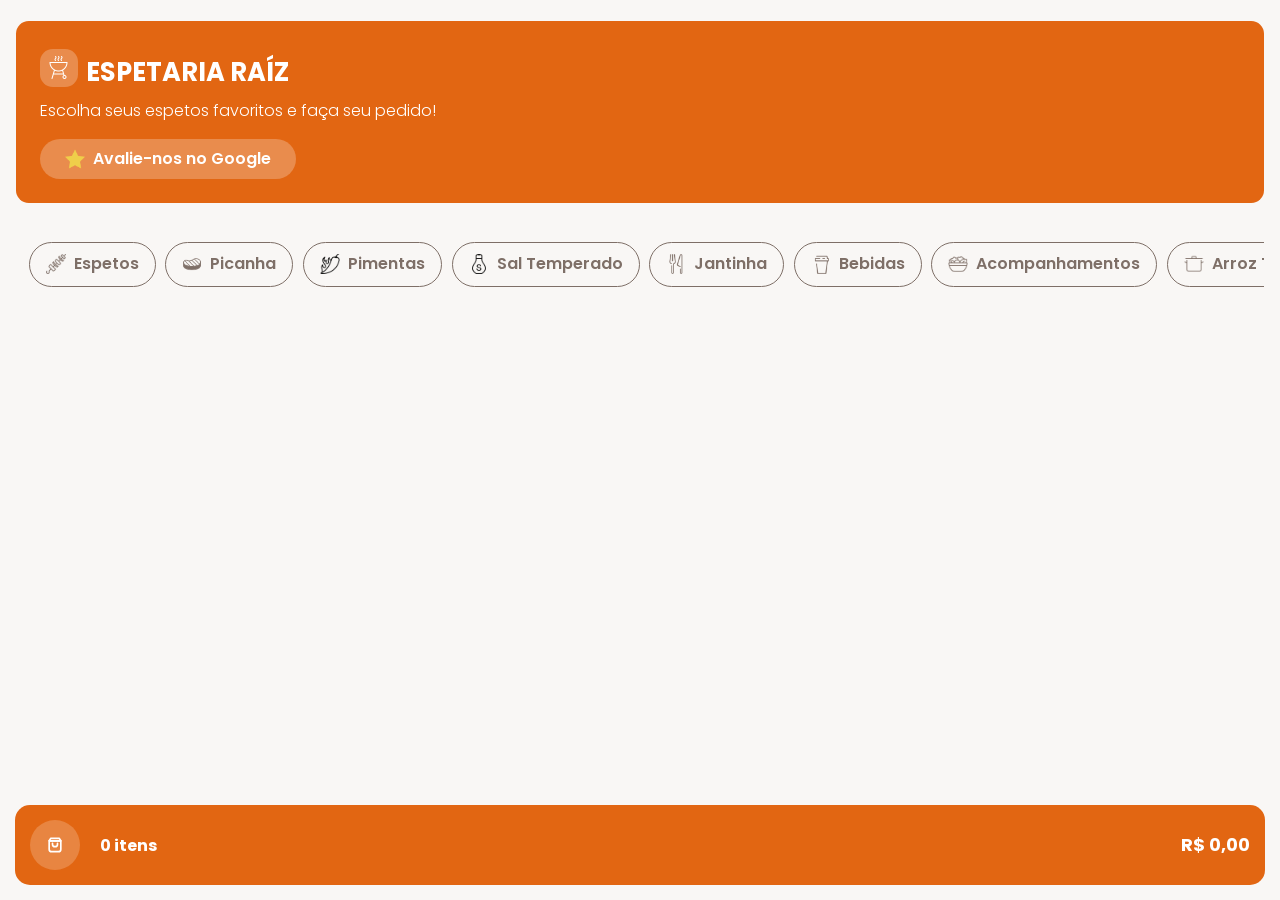
<file: index.html>
<!DOCTYPE html>
<html lang="en">
<head>
    <meta charset="UTF-8">
    <meta name="viewport" content="width=device-width, initial-scale=1.0">
    <link rel="stylesheet" href="global.css">
    <link rel="stylesheet" href="index.css">
    <title>Início</title>
</head>
<body>
    <header class="header">

        <div class="box-logo">
            <div class="div-img"><img class="img-logo" src="/public/logo/churras.png" alt="churrasqueira" /></div>
            <h1>ESPETARIA RAÍZ</h1>
        </div>

        <p class="p-logo">Escolha seus espetos favoritos e faça seu pedido!</p>

    
        <a class="link" href="https://www.google.com/search?client=ms-android-samsung-ss&hs=SJbU&sca_esv=ff9070007e97632b&sxsrf=ANbL-n41K-AYjsuBYjIwBoQu-2QyAJVxUw:1769888325899&q=avalia%C3%A7%C3%B5es+sobre+espetaria+raiz+cedral&uds=[base64]&si=AL3DRZEsmMGCryMMFSHJ3StBhOdZ2-6yYkXd_doETEE1OR-qOdQIdlfJ95e9QrllU_Cpbd_nK8vf_Kr10cCAsXM2urbJjJBHrnub-hpJkxGs0JhXLCE8StEi8spk9ku3tqtiKU3X20j7aTQxnHdyP9iYieCujLcX2l0JWsiXXJceunXDPtYSqQw%3D&sa=X&ved=2ahUKEwjc99Pnw7aSAxUoE7kGHfEJEgYQk8gLegQIGxAB&ictx=1&biw=384&bih=695&dpr=2.81&aic=0" target="_blank">
            <img class="img-link" src="/public//icons/estrela.png" alt="estrela" />
            Avalie-nos no Google
        </a>
       
    </header>

    <main>
        <section class="barra-lateral">
            <a class="icone-barra" href="#" data-categoria="espetos">
                <img class="img-icone icone-normal" src="/public/icons/espeto.png" alt="icone de espeto"/>

                <img class="img-icone icone-ativo"
                    src="/public/icons/espetow.png"
                    alt=""
                    aria-hidden="true">
                    Espetos
            </a>

             <a class="icone-barra" href="#" data-categoria="picanha">
                <img class="img-icone icone-normal" src="/public/icons/bife.png" alt="icone de espeto"/>
                <img class="img-icone icone-ativo"
                    src="/public/icons/bifew.png"
                    alt=""
                    aria-hidden="true">
                    Picanha
            </a>

            <a class="icone-barra" href="#" data-categoria="pimenta">
                <img class="img-icone icone-normal" src="/public/icons/pimenta1.png" alt="icone de espeto"/>
                <img class="img-icone icone-ativo"
                    src="/public/icons/pimenta1.png"
                    alt=""
                    aria-hidden="true">
                    Pimentas
            </a>

            <a class="icone-barra" href="#" data-categoria="sal">
                <img class="img-icone icone-normal" src="/public/icons/sal.png" alt="icone de espeto"/>
                <img class="img-icone icone-ativo"
                    src="/public/icons/sal.png"
                    alt=""
                    aria-hidden="true">
                    Sal Temperado
            </a>

            <a class="icone-barra" href="#" data-categoria="jantinha">
                <img class="img-icone icone-normal" src="/public/icons/restaurante.png" alt="icone de espeto"/>
                <img class="img-icone icone-ativo"
                    src="/public/icons/restaurantew.png"
                    alt=""
                    aria-hidden="true">
                    Jantinha
            </a>

            <a class="icone-barra" href="#" data-categoria="bebidas">
                <img class="img-icone icone-normal" src="/public/icons/bebida.png" alt="icone de espeto"/>
                <img class="img-icone icone-ativo"
                    src="/public/icons/bebidaw.png"
                    alt=""
                    aria-hidden="true">
                    Bebidas
            </a>

            <a class="icone-barra" href="#" data-categoria="acompanhamentos">
                <img class="img-icone icone-normal" src="/public/icons/salada.png" alt="icone de espeto"/>
                <img class="img-icone icone-ativo"
                    src="/public/icons/saladaw.png"
                    alt=""
                    aria-hidden="true">
                    Acompanhamentos
            </a>

            <a class="icone-barra" href="#" data-categoria="arroz">
                <img class="img-icone icone-normal" src="/public/icons/panela.png" alt="icone de espeto"/>
                <img class="img-icone icone-ativo"
                    src="/public/icons/panelaw.png"
                    alt=""
                    aria-hidden="true">
                Arroz Temperado
            </a>
        </section>

        <section class="produtos" id="produtos"></section>

    </main>
    
    <a href="/checkout.html">
    <button class="btn-cart btn-carrinho" id="btn-carrinho">
    
            
            <div class="quantidade">
                <div class="box-img">
                    <img class="img-bag" src="/public/icons/bag.svg" alt="Carrinho">
                </div>

                <span class="span-item" id="quantidade-carrinho"></span>
            </div>

            <div class="box-cart">
    
                <span class="span-preco" id="valor-carrinho"></span>
            </div>
            
    </button>
    </a>
    <script type="module" src="./app.js"></script>
</body>
</html>
</file>
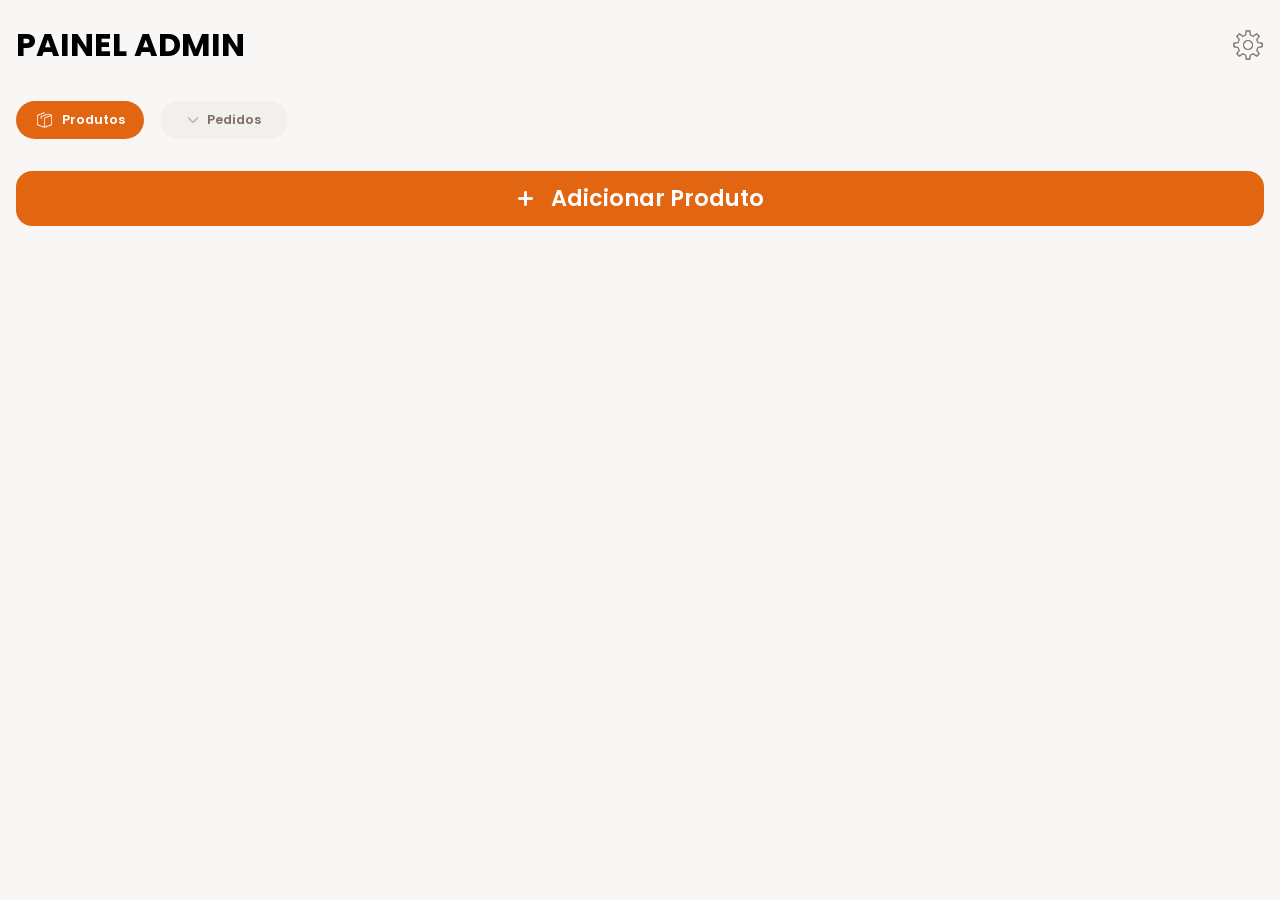
<file: admin.html>
<!DOCTYPE html>
<html lang="en">
<head>
    <meta charset="UTF-8">
    <meta name="viewport" content="width=device-width, initial-scale=1.0">
    <link rel="stylesheet" href="global.css">
    <link rel="stylesheet" href="admin.css">
    <script defer src="admin.js"></script>
    <title>Painel Administrativo</title>
</head>
<body>
    <header class="header-admin">
        <h1 class="h1-admin">PAINEL ADMIN</h1>

        <a class="link-admin" href="#"><img src="/public/icons/config.png"/></a>

    </header>

    <main>

        <section>

            <div class="box-prod">
                <a class="link-prod" href="/admin.html">
                    
                    <img class="link-prod-img img-normal" src="/public/icons/boxw.png" alt="icone de caixa">
                    <img class="link-prod-img img-ativo" src="/public/icons/box.png" alt="icone de caixa"> 
                    Produtos
                </a>

                <a class="link-prod2" href="/pedidos.html"><img src="/public/icons/seta.png" alt="icone de caixa"> Pedidos</a>
            </div>

            <button class="btn-add" id="btn-add"><img src="/public/icons/plus.png" alt=""> Adicionar Produto</button>
        </section>

        <section>

        <div class="overlay" id="overlay">
            <form class="form-add" id="form-add">

                <header class="header-form">
                    <h2  id="titulo-form">NOVO PRODUTO</h2>
                    <button class="btn-close" id="btn-close" type="button"><img src="/public/icons/close.png" alt="icone de x"></button>
                </header>

                <div class="box-form">
                    <label>Nome</label>
                    <input  type="text" name="nome" id="nome"/>
                </div>

                 <div class="box-form">
                    <label>Descrição</label>
                    <textarea name="descricao" id="descricao"></textarea>
                </div>

                <div class="box-form2">

                     <div class="box-preco">
                        <label>Preço R$</label>
                        <input type="number" name="preco" id="preco" placeholder="0,00"  step="0.01" min="0"/>
                     </div>

                     <div class="box-categoria">
                        <label>Categoria</label>
                        <select id="categoria" name="categoria">
                            
                            <option value="espetos">Espetos</option>
                            <option value="picanha" >Picanha</option>
                            <option value="pimenta">Pimenta</option>
                            <option value="jantinha">Jantinha</option>
                            <option value="bebidas">Bebidas</option>
                            <option value="acompanhamentos">Acompanhamentos</option>
                            <option value="arroz">Arroz Temperado</option>
                            <option value="sal">Sal Temperado</option>
                           
                        </select>
                     </div>

                </div>

                <div class="box-file">
                   <label for="imagem" class="label-file">Escolher Imagem</label>
                   <input type="file" name="imagem" id="imagem" accept="image/*" style="display: none;">

                   <img id="preview" class="preview"/>
                </div>

                <p class="mensagem" id="mensagem"></p>

                <button type="submit" class="btn-add-prod" id="btn-add-prod"> Adicionar Produto</button>
            </form>

        </div>
        </section>

        
        <section class="container-produtos">

            
            <div id="lista-produtos">

            </div>
        </section>
    </main>
</body>
</html>
</file>
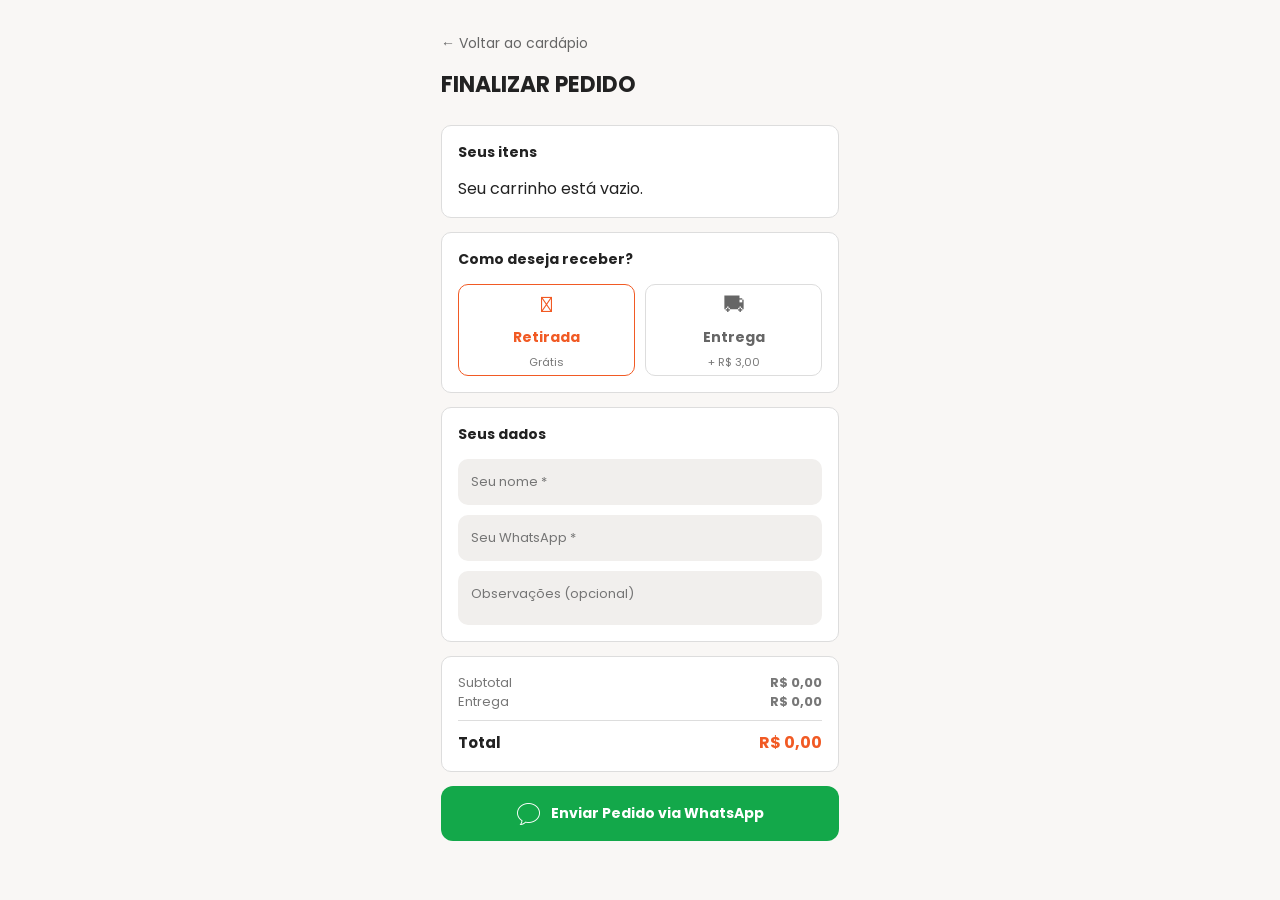
<file: checkout.html>
<!DOCTYPE html>
<html lang="pt-BR">

<head>
    <meta charset="UTF-8">
    <meta name="viewport" content="width=device-width, initial-scale=1.0">

    <title>Finalizar Pedido</title>

    <link rel="stylesheet" href="checkout.css">
    <link rel="stylesheet" href="global.css">
    
</head>

<body>

    <main class="checkout">

        <!-- Voltar -->
        <a href="index.html" class="voltar">
            ← Voltar ao cardápio
        </a>

        <h1>FINALIZAR PEDIDO</h1>


        <!-- SEUS ITENS -->
        <section class="card-checkout">

            <h2>Seus itens</h2>

            <div id="lista-itens">

                <!--
                    Os produtos do localStorage
                    serão inseridos aqui pelo JavaScript.
                -->

            </div>

        </section>


        <!-- COMO DESEJA RECEBER -->
        <section class="card-checkout">

            <h2>Como deseja receber?</h2>

            <div class="opcoes-entrega">

                <button
                    type="button"
                    id="btn-retirada"
                    class="opcao-entrega ativo">

                    <span class="icone">𖠿</span>

                    <strong>Retirada</strong>

                    <small>Grátis</small>

                </button>


                <button
                    type="button"
                    id="btn-entrega"
                    class="opcao-entrega">

                    <span class="icone">⛟</span>

                    <strong>Entrega</strong>

                    <small>+ R$ 3,00</small>

                </button>

            </div>

        </section>


        <!-- SEUS DADOS -->
        <section class="card-checkout">

            <h2>Seus dados</h2>

            <form id="form-checkout">

                <input
                    type="text"
                    id="cliente"
                    placeholder="Seu nome *"
                    required
                >

                <input
                    type="tel"
                    id="whatsapp"
                    placeholder="Seu WhatsApp *"
                    required
                >


                <!--
                    Este campo ficará escondido inicialmente.
                    Será mostrado quando escolher "Entrega".
                -->

                <input
                    type="text"
                    id="endereco"
                    placeholder="Endereço completo *"
                >


                <textarea
                    id="observacao"
                    placeholder="Observações (opcional)"
                ></textarea>

            </form>

        </section>


        <!-- VALORES -->
        <section class="card-checkout valores">

            <div class="linha-valor">

                <span>Subtotal</span>

                <strong id="subtotal">
                    R$ 0,00
                </strong>

            </div>


            <div
                class="linha-valor taxa"
                id="linha-taxa">

                <span>Entrega</span>

                <strong id="taxa-entrega">
                    R$ 0,00
                </strong>

            </div>


            <div class="linha-total">

                <strong>Total</strong>

                <strong id="total">
                    R$ 0,00
                </strong>

            </div>

        </section>


        <!-- BOTÃO WHATSAPP -->
        <button
            type="button"
            id="btn-enviar"
            class="btn-whatsapp">

            <img class="balao" src="public/icons/balao.png" />
            Enviar Pedido via WhatsApp

        </button>

    </main>


    <script type="module" src="checkout.js"></script>

</body>

</html>
</file>
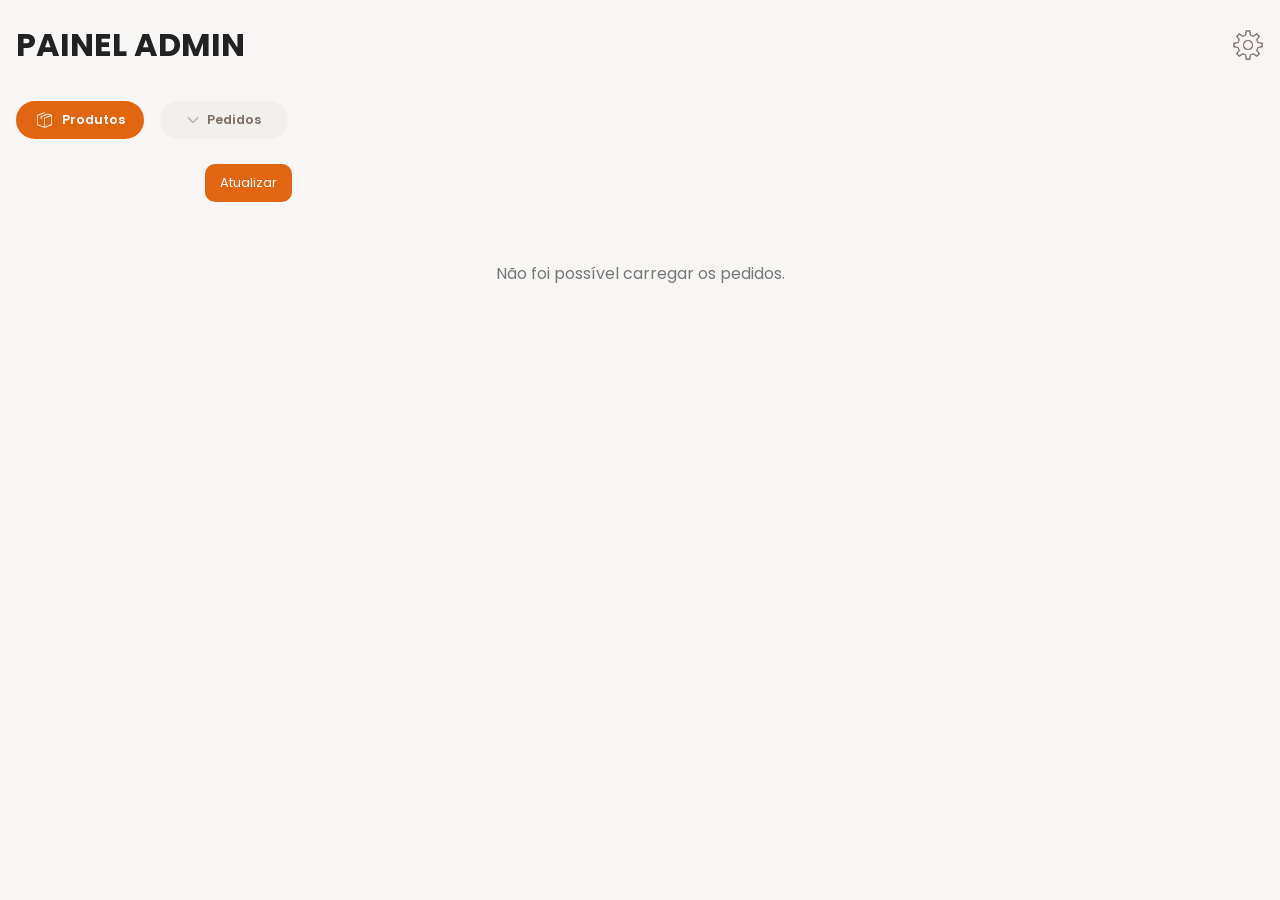
<file: pedidos.html>
<!DOCTYPE html>
<html lang="en">
<head>
    <meta charset="UTF-8">
    <meta name="viewport" content="width=device-width, initial-scale=1.0">
    <link rel="stylesheet" href="global.css">
    <link rel="stylesheet" href="pedidos.css">
    <link rel="stylesheet" href="admin.css">
    
    <title>Admin</title>
</head>
<body>
    <header class="header-admin">
        <h1 class="h1-admin">PAINEL ADMIN</h1>

        <a class="link-admin" href="#"><img src="/public/icons/config.png"/></a>

    </header>

    <main>

        <section>

            <div class="box-prod">
                <a class="link-prod" href="/admin.html">
                    
                    <img class="link-prod-img img-normal" src="/public/icons/boxw.png" alt="icone de caixa">
                    <img class="link-prod-img img-ativo" src="/public/icons/box.png" alt="icone de caixa"> 
                    Produtos
                </a>

                <a class="link-prod2" href="/pedidos.html"><img src="/public/icons/seta.png" alt="icone de caixa"> Pedidos</a>
            </div>

           
        </section>

        <div class="pedidos-container">

        <header class="pagina-topo">
            

            <button id="btn-atualizar" class="btn-atualizar">
                Atualizar
            </button>
        </header>

        <section id="lista-pedidos" class="lista-pedidos">

            <p class="carregando">
                Carregando pedidos...
            </p>

        </section>
    </div>
   

    <script type="module" src="pedidos.js"></script>
</main>
</body>
</html>
</file>
<file: global.css>
@import url('https://fonts.googleapis.com/css2?family=Inter:ital,opsz,wght@0,14..32,100..900;1,14..32,100..900&family=Noto+Sans+Display:ital,wght@0,100..900;1,100..900&family=Poppins:ital,wght@0,100;0,200;0,300;0,400;0,500;0,600;0,700;0,800;0,900;1,100;1,200;1,300;1,400;1,500;1,600;1,700;1,800;1,900&display=swap');


/* Reset Moderno e Global */
*, *::before, *::after {
  margin: 0;
  padding: 0;
  box-sizing: border-box;
  text-decoration: none;
  font-family: "Poppins", sans-serif;
 
}

/* Configurações básicas para uma página moderna */
body {
  min-height: 100vh;
  font-family: system-ui, -apple-system, BlinkMacSystemFont, 'Segoe UI', Roboto, Oxygen, Ubuntu, Cantarell, sans-serif;
  line-height: 1.5;
  -webkit-font-smoothing: antialiased;
  padding: 1.3rem 1rem;
  background-color: #F9F7F5;
}

/* Torna as imagens responsivas por padrão */
img, picture, video, canvas, svg {
  display: block;
  max-width: 100%;
}
</file>
<file: index.css>
.link{
    background-color: #E98C4D;
    display: flex;
    align-items: center;
    border-radius: 2rem;
    justify-content: center;
    gap: 0.5rem;
    width: 16rem;
    padding: 0.5rem;
    margin-top: 1rem;
    color: #FFFFFF;
    font-weight: 600;
    
}

.img-link{
    width: 20px;

}

.header{
    background-color: #E26612;
    padding: 1.5rem ;
    color: #FFFFFF;
    border-radius: 0.8rem;
    
}

.header h1{
  font-size: 1.6rem ;
  margin-top: 0.5rem;

 
}

.p-logo{
    margin-top: 0.5rem;
    font-weight: 300;
  
}

.div-img{
    background-color: #E98C4D;
    display: flex;
    align-items: center;
    justify-content: center;
    border-radius: 0.8rem;
    padding: 0.4rem;
}

.img-logo{
     width:25px
}

.box-logo{
    display: flex;
    align-items: center;
    gap: 8px;
    
}

.barra-lateral{
    margin-top: 1.6rem;
    display: flex;
    gap: 0.6rem;
    padding: 0.8rem;
    overflow-x: auto;
    white-space: nowrap;
   
}

.icone-barra{
    display: flex;
    flex: 0 0 auto;
    white-space: nowrap;
    width: max-content;
    align-items: center;
    justify-content: center;
    border: solid 1px #7E6F67;
    border-radius: 2rem;
    padding: 0.6rem 1rem;
    color: #7E6F67;
    font-weight: 600;
    gap: 0.5rem;
    transition: 0.2s;
    -webkit-tap-highlight-color: transparent;
}

.icone-barra.ativo{
    background-color: #E26612;
    color: #FFFFFF;
    border: none;
    box-shadow: 0px 4px 6px rgba(0, 0, 0, 0.1);
     
}

.icone-ativo {
    display: none;
}

.icone-barra.ativo .icone-normal {
    display: none;
}

.icone-barra.ativo .icone-ativo {
    display: block;
}

.img-icone{
    width: 20px;
}

.produtos{
    display: grid;
    grid-template-columns: auto ;
    gap: 20px;
    padding: 15px;
    padding-bottom: 140px;
    
}

.card{
    background: #fff;
    border: solid 1px #E5E0DC;
    border-radius: 12px;
    overflow: hidden;
    box-shadow: 0 2px 8px rgba(0, 0, 0, 0.08);
    margin-top: 20px;
    display: flex;
    height: 350px;
    flex-direction: column;
}

.img-card{
    width: 100%;
    height: 180px;
    object-fit: cover;
}

.card-conteudo {
    padding: 16px;
    display: flex;
    flex-direction: column;
    flex: 1;
}

.tit-card{
    font-size: 0.9rem;
    font-weight: 600;
    margin: 0 0 8px;
}

.desc-card{
    color: #666;
    line-height: 1.5;
    margin: 0 0 20px;
    font-size: 0.8rem;
    display: -webkit-box;
    -webkit-line-clamp: 3;
    -webkit-box-orient: vertical;
    overflow: hidden;
}

.card-footer {
    margin-top: auto;

    display: flex;
    align-items: center;
    justify-content: space-between;
    gap: 12px;
}

.preco-card {
    font-size: 1rem;
    font-weight: 700;
    color: #E26612;;
}

.controle-quantidade{
   
    display: flex;
    align-items: center;
    gap: 10px;
    font-weight: bold;
}

.btn-adicionar {
    border: none;
    background-color: #E26612;
    border-radius: 50%;
    padding: 10px 14px;
    width: 40px;
    height: 40px;
    cursor: pointer;
}

.btn-aumentar {
    border: none;
    background-color: #E26612;
     
    font-weight: bold;
    border-radius: 50%;
    padding: 10px 14px;
    width: 40px;
    height: 40px;
    cursor: pointer;
}

.btn-diminuir {
    border: none;
    background-color: #F3EEE8;
    font-weight: bold;
    border-radius: 50%;
    padding: 10px 14px;
    width: 40px;
    height: 40px;
    cursor: pointer;
}

.btn-cart {
    background-color: #E26612;
    display: flex;
    align-items: center;
    justify-content: space-between;

    width: calc(100% - 30px);

    border: none;
    border-radius: 15px;
    padding: 15px;

    position: fixed;
    bottom: 15px;
    left: 15px;

    box-sizing: border-box;
}

.img-bag{
    width: 50px;
    height: 20px;
}

.box-img{
    background-color: #E88541;
    display: flex;
    align-items: center;
    justify-content: center;
    width: 50px;
    height: 50px;
    border-radius: 50%;
}

.quantidade{
    display: flex;
    align-items: center;
    gap: 20px;
}

.span-preco{
    color: white;
    font-weight: bolder;
    font-size: 1.1rem;
}

.span-item{
    color: white;
    font-weight: bolder;
    font-size: 1rem;
}
</file>
<file: admin.css>
.header-admin{
display: flex;
justify-content: space-between;
align-items: center;
}

.link-admin img{
    width: 2rem;
}

.box-prod{
    display: flex;
    gap: 1rem;
    margin-top: 2rem;
}

.link-prod{
    background-color: #E26612;
    display: flex;
    align-items: center;
    justify-content: center;
    gap: 0.5rem;
    color: #FFFFFF;
    font-weight: 600;
    width: 8rem;
    font-size: 0.8rem;
    border-radius: 2rem;
    padding: 0.6rem 1rem;
     transition: 0.2s;
    -webkit-tap-highlight-color: transparent;
}

.link-prod.ativo{
      background-color: #F2F0ED;
    display: flex;
    align-items: center;
    justify-content: center;
    gap: 0.5rem;
    color: #7e6f67;
    font-weight: 600;
    width: 10rem;
    border-radius: 2rem;
    padding: 0.4rem;
}

.img-ativo{
    display: none;
}

.link-prod.ativo .img-normal{
     display: none;
}

.link-prod.ativo .img-ativo{
     display: block;
}

.link-prod2{
     background-color: #F2F0ED;
    display: flex;
    align-items: center;
    justify-content: center;
    gap: 0.5rem;
    color: #7e6f67;
    font-weight: 600;
     font-size: 0.8rem;
    width: 8rem;
    border-radius: 2rem;
     padding: 0.6rem 1rem;
     transition: 0.2s;
    -webkit-tap-highlight-color: transparent;
}

.link-prod-img{
  width: 1.2rem;
}

.link-prod2 img{
 
  width: 0.8rem;
}

.icone-barra{
    display: flex;
    flex: 0 0 auto;
    white-space: nowrap;
    width: max-content;
    align-items: center;
    justify-content: center;
    border: solid 1px #7E6F67;
    border-radius: 2rem;
    padding: 0.6rem 1rem;
    color: #7E6F67;
    font-weight: 600;
    gap: 0.5rem;
    transition: 0.2s;
    -webkit-tap-highlight-color: transparent;
}

.icone-barra.ativo{
    background-color: #E26612;
    color: #FFFFFF;
    border: none;
    box-shadow: 0px 4px 6px rgba(0, 0, 0, 0.1);
     
}

.icone-ativo {
    display: none;
}

.icone-barra.ativo .icone-normal {
    display: none;
}

.icone-barra.ativo .icone-ativo {
    display: block;
}

.img-icone{
    width: 20px;
}


.btn-add{
    background-color: #E26612;
    display: flex;
    align-items: center;
    justify-content: center;
    width: 100%;
    color: #FFFFFF;
    border: none;
    height: 3.4rem;
    border-radius: 1rem;
    margin-top: 2rem;
    gap: 1rem;
    font-weight: 600;
    font-size: 1.4rem;
    cursor: pointer;
    -webkit-tap-highlight-color: transparent;
}

.btn-add img{
    width: 1.2rem;
}


.overlay{
    position: fixed;
    inset: 0;
    background: rgba(0, 0, 0, 0.5);
    display: none;
    justify-content: center;
    align-items: center;
    z-index: 999;
    
}

.overlay.open{
    display: flex;
}

.form-add{
    background-color: #FFFFFF;
    border-radius: 1rem;
    padding: 1rem;
}

.header-form{
    display: flex;
    justify-content: space-between;
    border-bottom: solid 1px #7E6F67;
    padding-bottom: 1rem;
    margin-bottom: 1rem;

}

.btn-close{
    background-color: transparent;
    border: none;
    cursor: pointer;
}

.btn-close img{
    width: 1.4rem;
}

.btn-add-prod{
    background-color: #E26612;
    display: flex;
    align-items: center;
    justify-content: center;
    width: 100%;
    color: #FFFFFF;
    border: none;
    height: 3.4rem;
    border-radius: 1rem;
    margin-top: 2rem;
    gap: 1rem;
    font-weight: 600;
    font-size: 1.4rem;
    cursor: pointer;
}

 .box-form{
    display: flex;
    flex-direction: column;
    margin-bottom: 1rem;
     
 }

 .box-form label{
    color: #83746C;
 }

 .box-form input, textarea{
    background-color: #F2F0ED;
    border-radius: 0.4rem;
    padding: 0.5rem;
    border: none;
    outline: none;
 }

 .box-form2{
    display: flex;
    gap: 1rem;
    margin-bottom: 1rem;
 }

 .box-form2 label{
    color: #83746C;
 }

 .box-preco{
    display: flex;
    flex-direction: column;
 }

 .box-preco input{
    width: 10rem;
    background-color: #F2F0ED;
    border-radius: 0.4rem;
    padding: 0.5rem;
    border: none;
    outline: none;
 }
.box-categoria{
    display: flex;
    flex-direction: column;
 }

  .box-categoria select{
    width: 10rem;
    background-color: #F2F0ED;
    border-radius: 0.4rem;
    padding: 0.5rem;
    border: none;
    outline: none;
 }

 .box-file{
    display: flex;
    flex-direction: column;
    align-items: center;

    
 }

 .label-file{
    background-color: #F2F0ED;
    border-radius: 0.5rem;
    padding: 1rem;
     width: 12.2rem;
     color: #83746C;
     cursor: pointer;
 }

 .preview {
  width: 80px;
  height: 80px;
  margin-top: 20px;
  border-radius: 16px;
  display: none;
}

.mensagem{
    text-align: center;
    margin-top: 3px;
}


.categoria{
     margin-top: 40px;
    
}

.categoria h2{
    text-transform: uppercase;
}

.box{
   
    display: flex;
    align-items: center;
    
    gap: 10px;
    border: solid 1px #E5E0DC;
    border-radius: 10px;
    margin-top: 16px;
    background-color: #FFFFFF;
    padding: 16px;
}

.box-image{
 
    border-radius: 10px;
    width: 48px;
    height: 48px;
    
    overflow: hidden; 
}

.img-box{
    width:100%;
    height: 100%;
    object-fit: cover;
    border-radius: 5px;
}

.span h3{
    font-size: 16px;
    font-weight: 500;
}

.span p{
    font-weight: bold;
    color: #E26612;
    font-size: 14px;
}

.acoes-produto{
    margin-left: auto;
}

.btn-editar, .btn-excluir{
    background-color: transparent;
    border: none;
    margin-left: 6px;
}

.editar{
    width: 20px;
    height: 20px;
    cursor: pointer;
}
.excluir{
    width: 20px;
    height: 20px;
    cursor: pointer;
}
</file>
<file: checkout.css>
* {
    box-sizing: border-box;
}

body {
    margin: 0;
    background: #f7f5f3;
    font-family: Arial, sans-serif;
    color: #222;
}

.checkout {
    width: 100%;
    max-width: 430px;
    margin: 0 auto;
    padding: 12px 16px 30px;
}

.voltar {
    display: block;
    margin-bottom: 14px;
    color: #666;
    text-decoration: none;
    font-size: 14px;
}

h1 {
    font-size: 22px;
    margin: 0 0 24px;
}

.card-checkout {
    background: #fff;
    border: 1px solid #ddd;
    border-radius: 10px;
    padding: 16px;
    margin-bottom: 14px;
}

.card-checkout h2 {
    margin: 0 0 14px;
    font-size: 14px;
}


/* OPÇÕES DE ENTREGA */

.opcoes-entrega {
    display: flex;
    gap: 10px;
}

.opcao-entrega {
    flex: 1;
    min-height: 92px;

    background: #fff;

    border: 1px solid #ddd;
    border-radius: 10px;
     color: #666;
    display: flex;
    flex-direction: column;
    align-items: center;
    justify-content: center;

    gap: 6px;

    cursor: pointer;
}

.opcao-entrega .icone {
    font-size: 22px;
   
}

.opcao-entrega strong {
    font-size: 14px;
}

.opcao-entrega small {
    font-size: 11px;
    color: #777;
}

.opcao-entrega.ativo {
    border: 1px solid #f15a24;
    color: #f15a24;
}

.truck{
    width: 25px;
}
/* FORMULÁRIO */

#form-checkout {
    display: flex;
    flex-direction: column;
    gap: 10px;
}

#form-checkout input,
#form-checkout textarea {

    width: 100%;

    border: none;
    border-radius: 10px;

    background: #f1efed;

    padding: 13px;

    font-size: 13px;

    outline: none;
}

#form-checkout textarea {
    height: 54px;
    resize: none;
}


/* ENDEREÇO */

#endereco {
    display: none;
}


/* VALORES */

.linha-valor,
.linha-total {
    display: flex;
    justify-content: space-between;
    align-items: center;
}

.linha-valor {
    font-size: 13px;
    color: #777;
}

.linha-taxa {
    display: none;
    margin-top: 8px;
}

.linha-total {
    border-top: 1px solid #ddd;
    margin-top: 8px;
    padding-top: 10px;

    font-size: 15px;
}

.linha-total strong:last-child {
    color: #f15a24;
    font-size: 16px;
}


/* WHATSAPP */

.btn-whatsapp {
    width: 100%;

    border: none;
    border-radius: 12px;

    padding: 15px;

    background: #13a84a;
    color: white;

    font-size: 14px;
    font-weight: bold;

    cursor: pointer;
    display: flex;
    align-items: center;
    justify-content: center;
    gap: 10px;
}

.balao{
    width: 25px;
}

.btn-whatsapp:hover {
    opacity: 0.9;
}

.item-checkout {
    display: flex;
    justify-content: space-between;
    align-items: center;
    gap: 15px;
    padding: 12px 0;
    border-bottom: 1px solid #eee;
}

.informacoes-item {
    display: flex;
    flex-direction: column;
    gap: 5px;
}

.informacoes-item strong {
    font-size: 14px;
}

.informacoes-item span {
    font-size: 12px;
    color: #777;
}

.controles-item {
    display: flex;
    align-items: center;
    gap: 5px;
}

.controles-item img{
  width: 16px;
}

.btn-aumentar {
    border: none;
    background-color: #E26612;
    display: flex;
    align-items: center;
    justify-content: center;
    font-weight: bold;
    border-radius: 50%;
    padding: 10px 14px;
    width: 35px;
    height: 35px;
    cursor: pointer;
}

.btn-diminuir {
    border: none;
    background-color: #F3EEE8;
    display: flex;
    align-items: center;
    justify-content: center;
    font-weight: bold;
    border-radius: 50%;
    padding: 10px 14px;
    width: 35px;
    height: 35px;
    cursor: pointer;
}

.quantidade-item {
    min-width: 20px;
    text-align: center;
    font-size: 14px;
    font-weight: bold;
}

.subtotal-item {
    min-width: 70px;
    text-align: right;
    
    font-size: 14px;
}
</file>
<file: pedidos.css>
* {
    box-sizing: border-box;
}

body {
    margin: 0;

    background: #f7f6f4;

    font-family: Arial, Helvetica, sans-serif;

    color: #222;
}

.pedidos-container {
    width: 100%;
    max-width: 900px;

    margin: 0 auto;

    padding: 25px 15px 40px;
}


/* TOPO DA PÁGINA */

.pagina-topo {
    display: flex;

    justify-content: space-between;
    align-items: center;

    margin-bottom: 20px;
}

.pagina-topo h1 {
    margin: 0;

    font-size: 25px;
}


/* BOTÃO ATUALIZAR */

.btn-atualizar {
    border: none;

    background: #e26612;
    color: white;

    padding: 9px 15px;

    border-radius: 10px;

    cursor: pointer;

    font-size: 13px;
}


/* LISTA */

.lista-pedidos {
    display: flex;

    flex-direction: column;

    gap: 14px;
}


/* CARD */

.pedido-card {
    width: 100%;

    background: white;

    border: 1px solid #ddd;

    border-radius: 14px;

    padding: 15px;
}


/* TOPO DO CARD */

.pedido-topo {
    display: flex;

    align-items: center;

    justify-content: space-between;

    margin-bottom: 17px;
}

.pedido-identificacao {
    display: flex;

    align-items: center;

    gap: 8px;
}

.pedido-identificacao strong {
    font-size: 17px;
}


/* STATUS */

.status {
    display: inline-flex;

    align-items: center;

    gap: 4px;

    padding: 4px 9px;

    border-radius: 20px;

    font-size: 12px;

    font-weight: 600;
}

.status-pendente {
    background: #fff3cd;
    color: #946200;
}

.status-preparo {
    background: #fff0dc;
    color: #d15b00;
}

.status-pronto {
    background: #d9f8e5;
    color: #168447;
}

.status-entregue {
    background: #e8e8e8;
    color: #555;
}

.status-cancelado {
    background: #ffe2e2;
    color: #c62828;
}


/* BOTÃO IMPRIMIR */

.btn-imprimir {
    border: none;

    background: transparent;

    color: #777;

    font-size: 18px;

    cursor: pointer;

    padding: 3px 5px;
}

.btn-imprimir:hover {
    color: #222;
}


/* CLIENTE */

.pedido-cliente {
    display: flex;

    align-items: center;

    gap: 5px;

    margin-bottom: 6px;

    font-size: 14px;
}

.pedido-cliente strong {
    font-size: 15px;
}


/* INFORMAÇÕES */

.pedido-info {
    display: flex;

    flex-direction: column;

    gap: 3px;

    color: #777;

    font-size: 13px;

    margin-bottom: 13px;
}


/* ITENS */

.pedido-itens {
    background: #f1efed;

    border-radius: 13px;

    padding: 10px;

    margin-bottom: 12px;
}

.item-pedido {
    display: flex;

    justify-content: space-between;

    align-items: center;

    gap: 10px;

    padding: 3px 0;

    font-size: 13px;
}

.item-pedido strong {
    white-space: nowrap;

    font-size: 13px;
}


/* RODAPÉ */

.pedido-rodape {
    display: flex;

    align-items: center;

    justify-content: space-between;

    gap: 10px;
}

.pedido-total {
    color: #ed5b08;

    font-size: 15px;
}

.pedido-acoes {
    display: flex;

    align-items: center;

    gap: 8px;
}


/* CANCELAR */

.btn-cancelar {
    border: none;

    background: #fff0f0;

    color: #e11d2e;

    padding: 8px 13px;

    border-radius: 14px;

    cursor: pointer;

    font-size: 13px;
}


/* AVANÇAR STATUS */

.btn-status {
    border: none;

    background: #ed680f;

    color: white;

    padding: 8px 14px;

    border-radius: 14px;

    cursor: pointer;

    font-size: 13px;

    font-weight: 600;
}

.btn-status:hover {
    background: #d95d09;
}


/* PEDIDOS CANCELADOS / ENTREGUES */

.pedido-cancelado {
    opacity: 0.7;
}


/* QUANDO NÃO HÁ PEDIDOS */

.sem-pedidos {
    text-align: center;

    color: #777;

    padding: 40px 10px;
}


/* CARREGANDO */

.carregando {
    text-align: center;

    color: #777;

    padding: 30px;
}


/* CELULAR */

@media (max-width: 600px) {

    .pedidos-container {
        padding: 15px 10px 30px;
    }

    .pedido-rodape {
        align-items: flex-start;

        flex-direction: column;
    }

    .pedido-acoes {
        width: 100%;

        justify-content: flex-end;
    }

}
</file>
